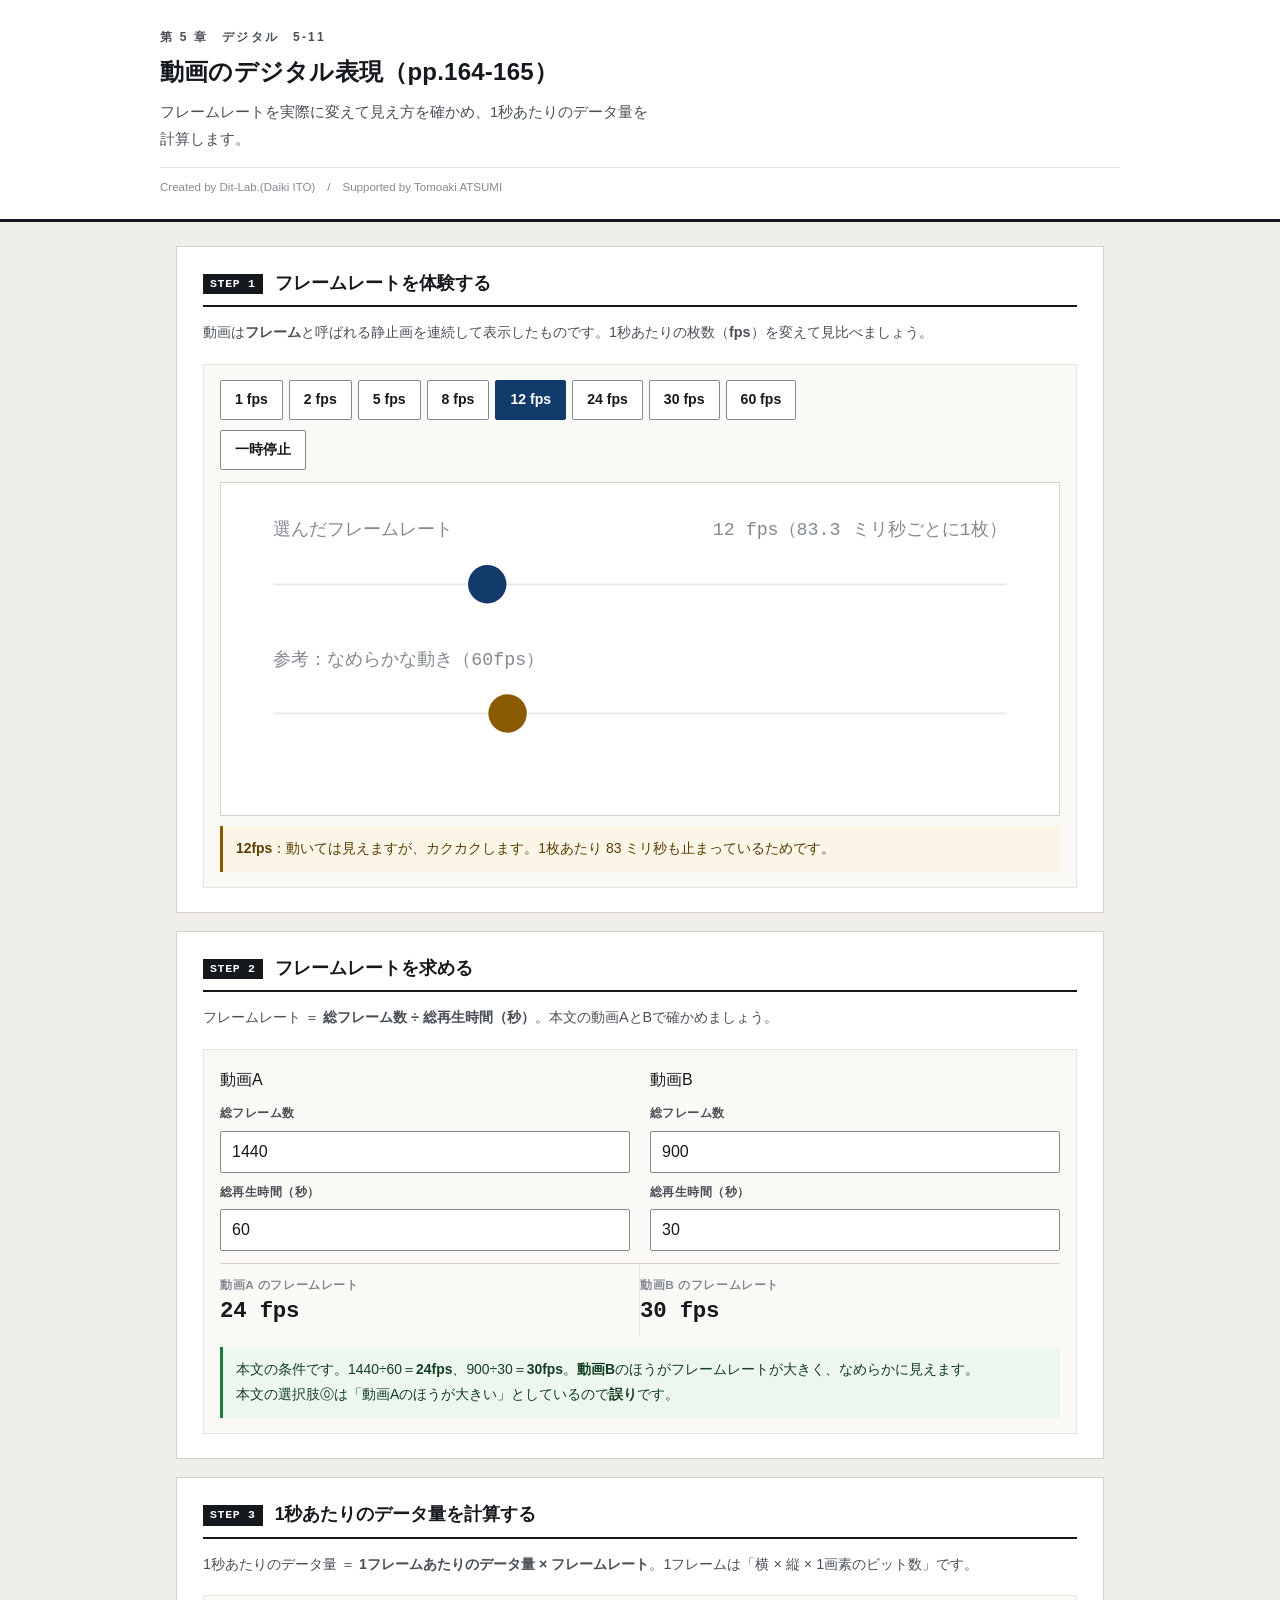
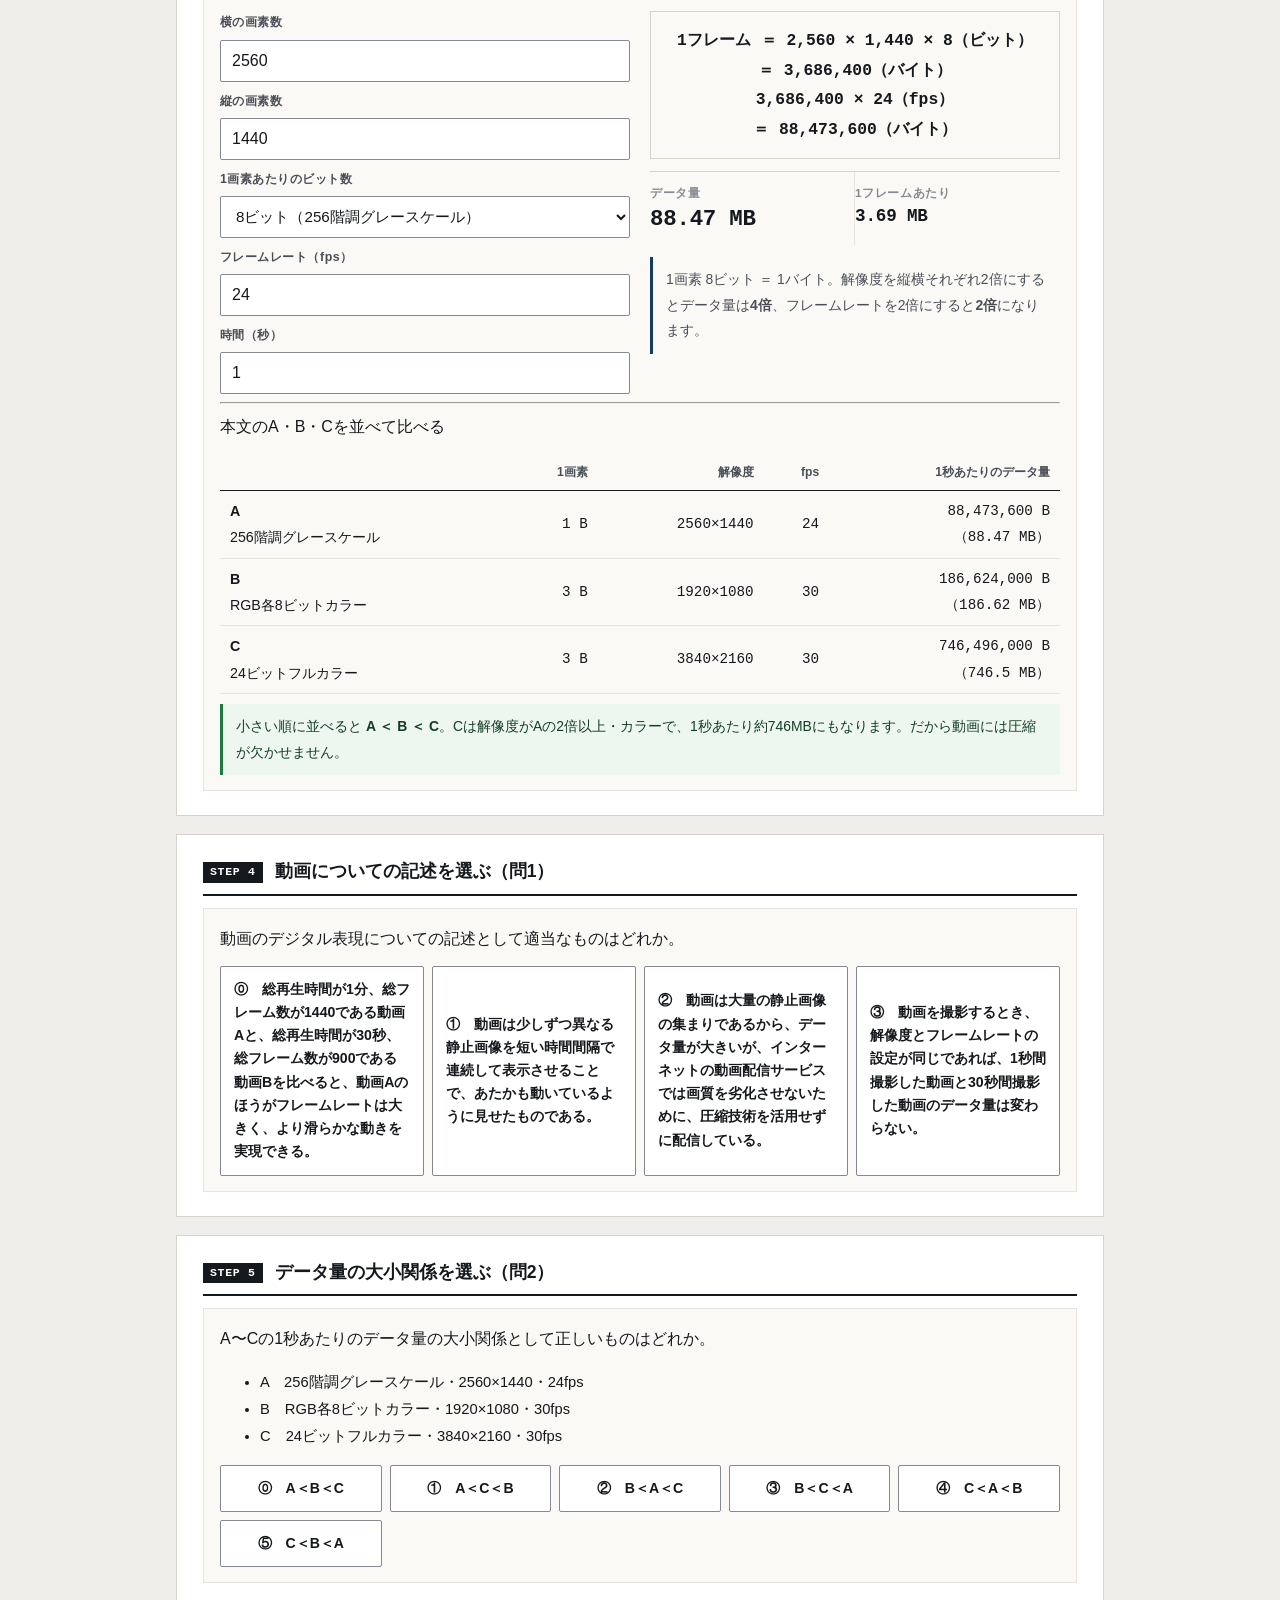
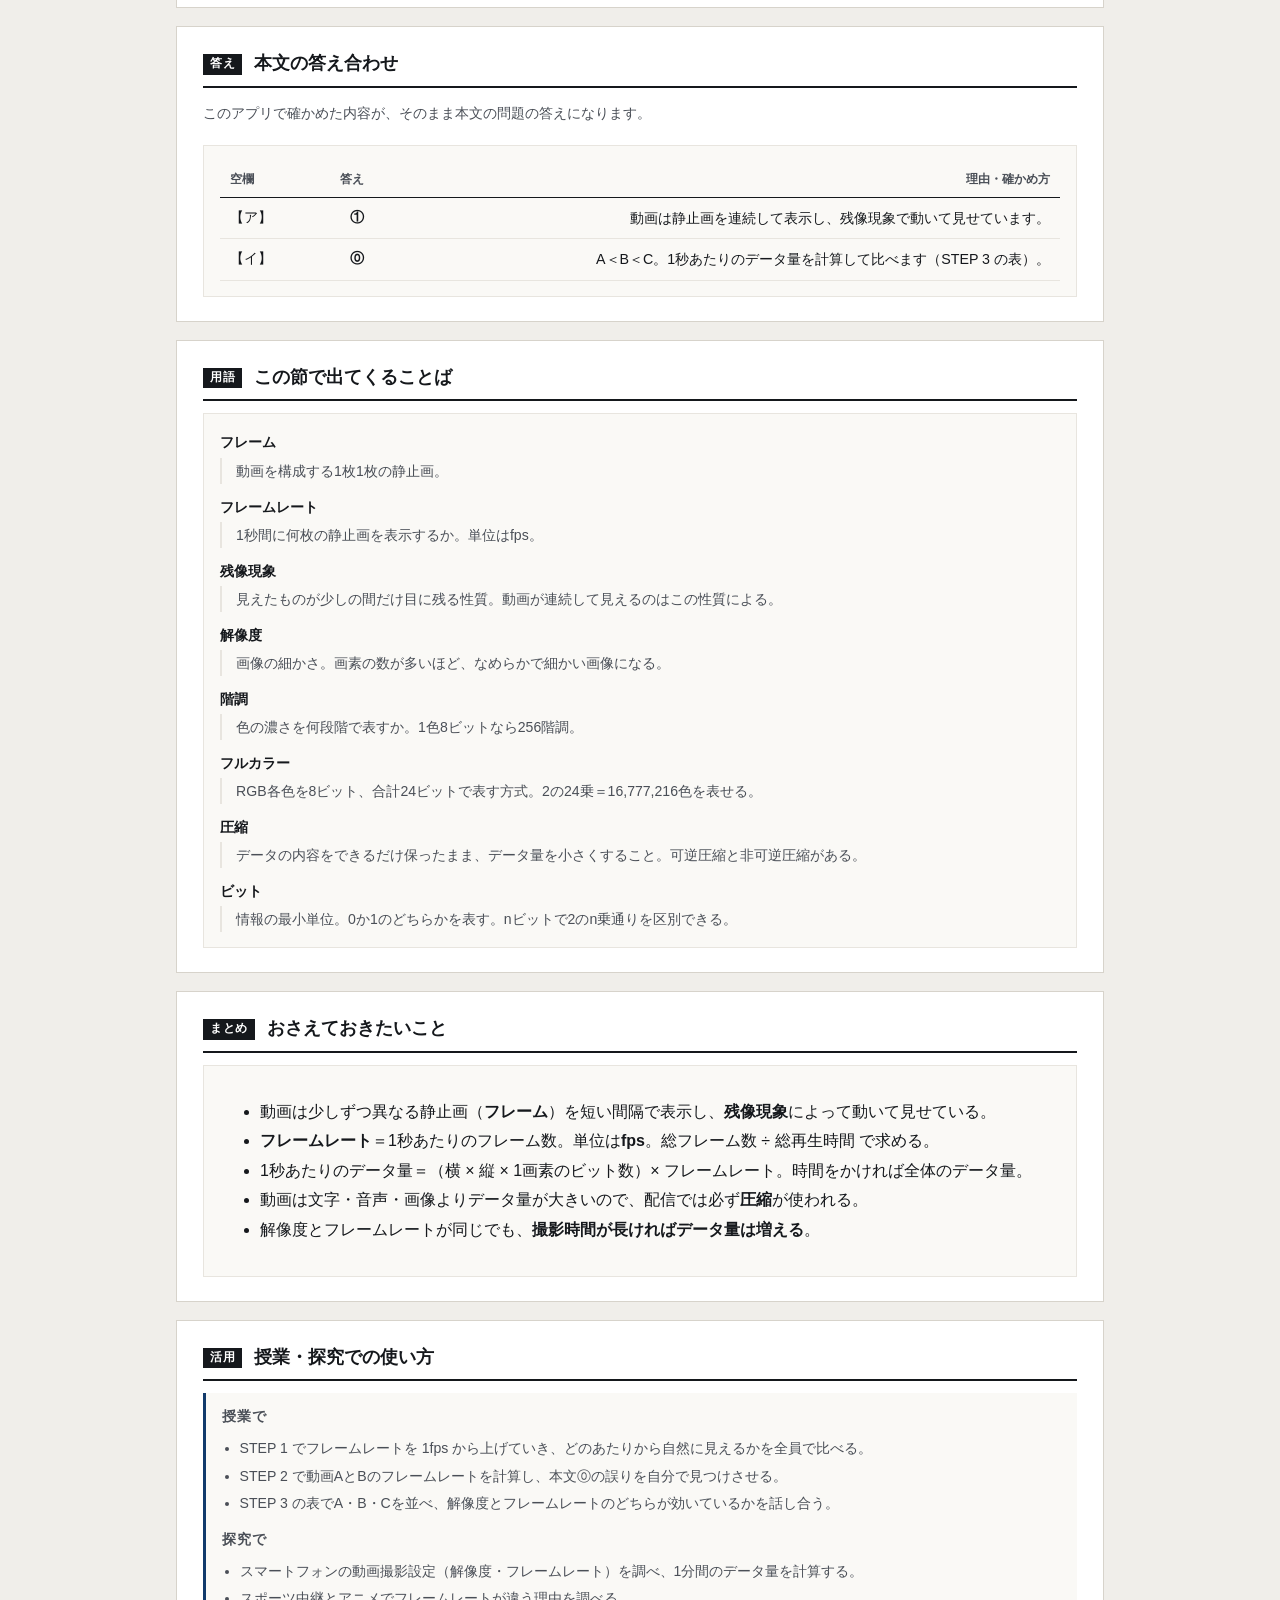
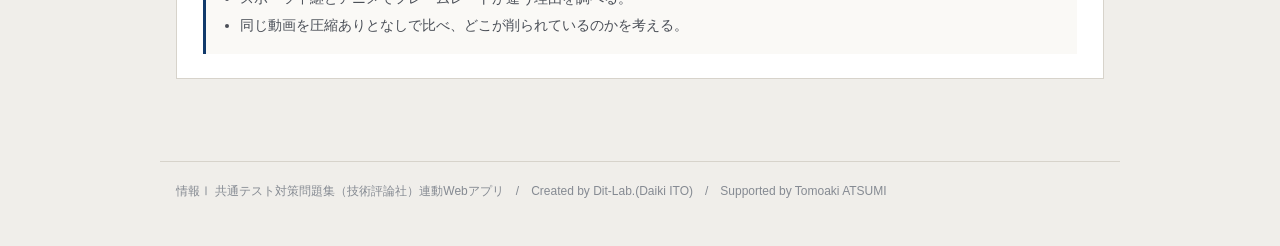
<file: index.html>
<!DOCTYPE html>
<html lang="ja">
<head>
<meta charset="UTF-8">
<meta name="viewport" content="width=device-width, initial-scale=1.0">
<title>動画のデジタル表現｜情報Ⅰ共通テスト対策問題集</title>
<meta name="description" content="フレームレートを実際に変えて見え方を確かめ、1秒あたりのデータ量を計算します。">
<link rel="icon" href="data:image/svg+xml,%3Csvg xmlns=%22http://www.w3.org/2000/svg%22 viewBox=%220 0 32 32%22%3E%3Crect width=%2232%22 height=%2232%22 fill=%22%2315181c%22/%3E%3Ctext x=%2216%22 y=%2222%22 font-size=%2218%22 font-family=%22monospace%22 fill=%22%23fff%22 text-anchor=%22middle%22%3E01%3C/text%3E%3C/svg%3E">
<link rel="stylesheet" href="css/style.css?v=bdbb3cb0">
<link rel="stylesheet" href="css/app.css?v=98a58517">
</head>
<body>

<header class="app-header">
  <div class="inner">
    <span class="eyebrow">第 5 章　デジタル　5-11</span>
    <h1>動画のデジタル表現（pp.164-165）</h1>
    <p class="lead">フレームレートを実際に変えて見え方を確かめ、1秒あたりのデータ量を計算します。</p>
    <p class="credit">Created by Dit-Lab.(Daiki ITO)　/　Supported by Tomoaki ATSUMI</p>
  </div>
</header>

<main class="wrap">
  <section class="step" id="step1">
    <h2><span class="no">STEP 1</span>フレームレートを体験する</h2>
    <p class="desc">動画は<strong>フレーム</strong>と呼ばれる静止画を連続して表示したものです。1秒あたりの枚数（<strong>fps</strong>）を変えて見比べましょう。</p>
    <div class="panel">
      <div class="fpsbtns" id="fpsBtns"></div>
      <div class="btn-row" style="margin-top:10px">
        <button class="btn" id="playBtn">一時停止</button>
      </div>
      <div id="animBox" style="margin-top:12px"></div>
      <div class="note" id="animNote" style="margin-top:10px"></div>
    </div>
  </section>

  <section class="step" id="step2">
    <h2><span class="no">STEP 2</span>フレームレートを求める</h2>
    <p class="desc">フレームレート ＝ <strong>総フレーム数 ÷ 総再生時間（秒）</strong>。本文の動画AとBで確かめましょう。</p>
    <div class="panel">
      <div class="grid c2">
        <div>
          <p class="qhead" style="margin:0 0 8px">動画A</p>
          <label class="fld" for="fA">総フレーム数</label><input type="number" id="fA" value="1440" min="1" class="mono">
          <label class="fld" for="sA" style="margin-top:8px">総再生時間（秒）</label><input type="number" id="sA" value="60" min="1" class="mono">
        </div>
        <div>
          <p class="qhead" style="margin:0 0 8px">動画B</p>
          <label class="fld" for="fB">総フレーム数</label><input type="number" id="fB" value="900" min="1" class="mono">
          <label class="fld" for="sB" style="margin-top:8px">総再生時間（秒）</label><input type="number" id="sB" value="30" min="1" class="mono">
        </div>
      </div>
      <div class="metrics" style="margin-top:12px">
        <div class="metric"><div class="k">動画A のフレームレート</div><div class="v" id="fpsA" style="font-size:1.4rem">—</div></div>
        <div class="metric"><div class="k">動画B のフレームレート</div><div class="v" id="fpsB" style="font-size:1.4rem">—</div></div>
      </div>
      <div class="note" id="fpsNote" style="margin-top:10px"></div>
    </div>
  </section>

  <section class="step" id="step3">
    <h2><span class="no">STEP 3</span>1秒あたりのデータ量を計算する</h2>
    <p class="desc">1秒あたりのデータ量 ＝ <strong>1フレームあたりのデータ量 × フレームレート</strong>。1フレームは「横 × 縦 × 1画素のビット数」です。</p>
    <div class="panel">
      <div class="grid c2">
        <div>
          <label class="fld" for="vw">横の画素数</label><input type="number" id="vw" value="2560" min="1" class="mono">
          <label class="fld" for="vh" style="margin-top:8px">縦の画素数</label><input type="number" id="vh" value="1440" min="1" class="mono">
          <label class="fld" for="vb" style="margin-top:8px">1画素あたりのビット数</label>
          <select class="sel" id="vb">
            <option value="8" selected>8ビット（256階調グレースケール）</option>
            <option value="24">24ビット（RGB各8ビットのカラー）</option>
            <option value="1">1ビット（白黒2階調）</option>
          </select>
          <label class="fld" for="vf" style="margin-top:8px">フレームレート（fps）</label><input type="number" id="vf" value="24" min="1" class="mono">
          <label class="fld" for="vs" style="margin-top:8px">時間（秒）</label><input type="number" id="vs" value="1" min="1" class="mono">
        </div>
        <div>
          <div class="eqbox" id="vEq">—</div>
          <div class="metrics" style="margin-top:12px">
            <div class="metric"><div class="k">データ量</div><div class="v" id="vSize" style="font-size:1.4rem">—</div></div>
            <div class="metric"><div class="k">1フレームあたり</div><div class="v" id="vFrame" style="font-size:1.1rem">—</div></div>
          </div>
          <div class="note info" id="vNote" style="margin-top:12px"></div>
        </div>
      </div>
      <hr class="sep">
      <p class="qhead">本文のA・B・Cを並べて比べる</p>
      <div class="tbl-scroll"><table class="tbl" id="abcTable"></table></div>
      <div class="note ok" id="abcNote" style="margin-top:10px"></div>
    </div>
  </section>

  <section class="step" id="step4">
    <h2><span class="no">STEP 4</span>動画についての記述を選ぶ（問1）</h2>
    <div class="panel">
      <p class="qhead">動画のデジタル表現についての記述として適当なものはどれか。</p>
      <div id="q1Choices" class="choice4 v"></div>
      <div class="note" id="q1Fb" hidden style="margin-top:10px"></div>
    </div>
  </section>

  <section class="step" id="step5">
    <h2><span class="no">STEP 5</span>データ量の大小関係を選ぶ（問2）</h2>
    <div class="panel">
      <p class="qhead">A〜Cの1秒あたりのデータ量の大小関係として正しいものはどれか。</p>
      <ul class="bullets" style="font-size:.92rem">
        <li>A　256階調グレースケール・2560×1440・24fps</li>
        <li>B　RGB各8ビットカラー・1920×1080・30fps</li>
        <li>C　24ビットフルカラー・3840×2160・30fps</li>
      </ul>
      <div id="q2Choices" class="choice4"></div>
      <div class="note" id="q2Fb" hidden style="margin-top:10px"></div>
    </div>
  </section>

  <section class="step" id="ansBox">
    <h2><span class="no">答え</span>本文の答え合わせ</h2>
    <p class="desc">このアプリで確かめた内容が、そのまま本文の問題の答えになります。</p>
    <div class="panel">
      <div class="tbl-scroll"><table class="tbl"><thead><tr><th>空欄</th><th>答え</th><th>理由・確かめ方</th></tr></thead><tbody><tr><td class="mono">【ア】</td><td class="mono"><strong>①</strong></td><td>動画は静止画を連続して表示し、残像現象で動いて見せています。</td></tr><tr><td class="mono">【イ】</td><td class="mono"><strong>⓪</strong></td><td>A＜B＜C。1秒あたりのデータ量を計算して比べます（STEP 3 の表）。</td></tr></tbody></table></div>
    </div>
  </section>

  <section class="step" id="glossary">
    <h2><span class="no">用語</span>この節で出てくることば</h2>
    <div class="panel"><div id="glossBox"></div></div>
  </section>

  <section class="step" id="wrap">
    <h2><span class="no">まとめ</span>おさえておきたいこと</h2>
    <div class="panel">
      <ul class="bullets">
        <li>動画は少しずつ異なる静止画（<strong>フレーム</strong>）を短い間隔で表示し、<strong>残像現象</strong>によって動いて見せている。</li>
        <li><strong>フレームレート</strong>＝1秒あたりのフレーム数。単位は<strong>fps</strong>。総フレーム数 ÷ 総再生時間 で求める。</li>
        <li>1秒あたりのデータ量＝（横 × 縦 × 1画素のビット数）× フレームレート。時間をかければ全体のデータ量。</li>
        <li>動画は文字・音声・画像よりデータ量が大きいので、配信では必ず<strong>圧縮</strong>が使われる。</li>
        <li>解像度とフレームレートが同じでも、<strong>撮影時間が長ければデータ量は増える</strong>。</li>
      </ul>
    </div>
  </section>

  <section class="step">
    <h2><span class="no">活用</span>授業・探究での使い方</h2>
    <div class="use-note">
      <h3>授業で</h3>
      <ul>
        <li>STEP 1 でフレームレートを 1fps から上げていき、どのあたりから自然に見えるかを全員で比べる。</li>
        <li>STEP 2 で動画AとBのフレームレートを計算し、本文⓪の誤りを自分で見つけさせる。</li>
        <li>STEP 3 の表でA・B・Cを並べ、解像度とフレームレートのどちらが効いているかを話し合う。</li>
      </ul>
      <h3 style="margin-top:12px">探究で</h3>
      <ul>
        <li>スマートフォンの動画撮影設定（解像度・フレームレート）を調べ、1分間のデータ量を計算する。</li>
        <li>スポーツ中継とアニメでフレームレートが違う理由を調べる。</li>
        <li>同じ動画を圧縮ありとなしで比べ、どこが削られているのかを考える。</li>
      </ul>
    </div>
  </section>

</main>

<footer class="app-footer">
  情報Ⅰ 共通テスト対策問題集（技術評論社）連動Webアプリ　/　Created by Dit-Lab.(Daiki ITO)　/　Supported by Tomoaki ATSUMI
</footer>

<script src="js/terms.js?v=bb400311"></script>
<script src="js/app.js?v=63eed2c5"></script>
</body>
</html>
</file>
<file: css/style.css>
/* =========================================================
   情報Ⅰ 共通テスト対策問題集 — Web アプリ共通スタイル
   紙面（参考書）に寄せた設計。装飾色は使わず、色は意味を持つときだけ。
   ========================================================= */

:root{
  --paper:#ffffff;
  --paper-2:#faf9f6;      /* うすい紙 */
  --bg:#f0eeea;           /* 台紙 */
  --ink:#15181c;
  --ink-2:#4a4f57;
  --ink-3:#858a92;
  --rule:#d7d3cb;         /* 罫線 */
  --rule-2:#e8e5df;
  --accent:#123a6b;       /* 濃紺。主要操作と現在地だけに使う */
  --accent-w:#e9eef6;
  --zero:#c0392b;         /* 左＝0 */
  --one:#1d4ed8;          /* 右＝1 */
  --ok:#1f7a3d;   --ok-bg:#eef6f0;
  --ng:#b3261e;   --ng-bg:#fbefee;
  --warn:#8a5a00; --warn-bg:#fbf5e8;
  --font:"Hiragino Kaku Gothic ProN","Hiragino Sans","Yu Gothic Medium","Yu Gothic",
         "Noto Sans JP",Meiryo,-apple-system,BlinkMacSystemFont,sans-serif;
  --mono:"SFMono-Regular",Menlo,Consolas,"Courier New",monospace;
}

*{box-sizing:border-box}
[hidden]{display:none !important}
html{-webkit-text-size-adjust:100%}
body{
  margin:0; background:var(--bg); color:var(--ink);
  font-family:var(--font); font-size:16px; line-height:1.85;
  font-feature-settings:"palt" 1;
}
h1,h2,h3,h4{line-height:1.45; margin:0; font-weight:700}
p{margin:0 0 .75em} p:last-child{margin-bottom:0}
a{color:var(--accent)}

/* ---------- 標題 ---------- */
.app-header{background:var(--paper); border-bottom:3px solid var(--ink); padding:26px 20px 20px}
.app-header .inner{max-width:960px; margin:0 auto}
.app-header .eyebrow{
  font-size:.75rem; font-weight:700; color:var(--ink-2); letter-spacing:.18em;
  display:block; margin-bottom:7px;
}
.app-header h1{font-size:1.5rem; letter-spacing:.01em}
.app-header .lead{font-size:.92rem; color:var(--ink-2); margin-top:9px; max-width:60ch}
.app-header .credit{
  font-size:.72rem; color:var(--ink-3); margin-top:14px;
  padding-top:9px; border-top:1px solid var(--rule-2);
}

/* ---------- 版面 ---------- */
.wrap{max-width:960px; margin:0 auto; padding:24px 16px 64px}
.step{background:var(--paper); border:1px solid var(--rule); padding:24px 26px; margin-bottom:18px}
.step > h2{
  display:flex; align-items:baseline; gap:12px; font-size:1.1rem;
  padding-bottom:9px; border-bottom:2px solid var(--ink); margin-bottom:12px;
}
.step > h2 .no{
  flex:none; font-family:var(--mono); font-size:.72rem; font-weight:700;
  background:var(--ink); color:var(--paper); padding:2px 7px; letter-spacing:.06em;
  position:relative; top:-2px;
}
.step > .desc{color:var(--ink-2); font-size:.9rem; margin-bottom:18px}
.step[hidden]{display:none}

.grid{display:grid; gap:20px}
.grid > *{min-width:0}          /* 子の中身で列が広がるのを防ぐ */
@media(min-width:800px){ .grid.c2{grid-template-columns:1fr 1fr} }
@media(min-width:800px){ .grid.c21{grid-template-columns:1.45fr 1fr} }

.panel{border:1px solid var(--rule-2); background:var(--paper-2); padding:15px 16px; min-width:0}
.panel > h3{
  font-size:.8rem; font-weight:700; color:var(--ink-2); letter-spacing:.08em;
  margin-bottom:12px; padding-bottom:6px; border-bottom:1px solid var(--rule);
}

/* ---------- 部品 ---------- */
.btn{
  appearance:none; border:1px solid var(--ink-3); background:var(--paper); color:var(--ink);
  font-family:inherit; font-size:.88rem; font-weight:700; padding:8px 14px;
  border-radius:2px; cursor:pointer; min-height:40px; line-height:1.4;
  transition:background .12s, border-color .12s, color .12s;
}
.btn:hover:not(:disabled){background:var(--accent-w); border-color:var(--accent); color:var(--accent)}
.btn:disabled{opacity:.35; cursor:not-allowed}
.btn.primary{background:var(--accent); color:var(--paper); border-color:var(--accent)}
.btn.primary:hover:not(:disabled){background:#0d2c53; color:var(--paper)}
.btn.ghost{border-color:var(--rule); color:var(--ink-2)}
.btn.sm{font-size:.8rem; padding:5px 10px; min-height:34px}
.btn-row{display:flex; flex-wrap:wrap; gap:8px; align-items:center}

/* タブ（見出し下線式） */
.seg{display:flex; gap:0; border-bottom:1px solid var(--rule)}
.seg button{
  appearance:none; border:0; background:transparent; font-family:inherit; font-size:.88rem;
  font-weight:700; color:var(--ink-3); padding:9px 4px; margin-right:26px; cursor:pointer;
  border-bottom:3px solid transparent; margin-bottom:-1px; min-height:40px;
}
.seg button:hover{color:var(--ink-2)}
.seg button[aria-pressed="true"]{color:var(--ink); border-bottom-color:var(--accent)}

label.fld{display:block; font-size:.78rem; font-weight:700; color:var(--ink-2); margin-bottom:5px; letter-spacing:.04em}
input[type=text], textarea, input[type=number]{
  width:100%; font-family:inherit; font-size:1rem; color:var(--ink);
  border:1px solid var(--ink-3); border-radius:2px; padding:9px 11px;
  background:var(--paper); min-height:42px;
}
input:focus, textarea:focus{outline:2px solid var(--accent); outline-offset:-1px; border-color:var(--accent)}
.btn:focus-visible, .seg button:focus-visible, .node-card:focus-visible{outline:2px solid var(--accent); outline-offset:2px}
textarea{resize:vertical; line-height:1.7}
.mono{font-family:var(--mono)}

table.tbl{width:100%; border-collapse:collapse; font-size:.89rem}
table.tbl th, table.tbl td{border-bottom:1px solid var(--rule-2); padding:7px 10px; text-align:right}
table.tbl th:first-child, table.tbl td:first-child{text-align:left}
table.tbl thead th{border-bottom:1.5px solid var(--ink); font-size:.76rem; color:var(--ink-2); font-weight:700; white-space:nowrap}
.tbl-scroll{overflow-x:auto; -webkit-overflow-scrolling:touch; max-width:100%}

.note{padding:10px 13px; font-size:.87rem; border-left:3px solid var(--ink-3); background:var(--paper-2); overflow-wrap:break-word; word-break:break-word}
.note.ok{background:var(--ok-bg); border-left-color:var(--ok); color:#123f22}
.note.ng{background:var(--ng-bg); border-left-color:var(--ng); color:#6d1a15}
.note.info{background:var(--paper-2); border-left-color:var(--accent); color:var(--ink-2)}
.note.warn{background:var(--warn-bg); border-left-color:var(--warn); color:#5c3d00}
.note[hidden]{display:none}

.badge{
  display:inline-block; font-size:.72rem; font-weight:700; padding:1px 7px;
  border:1px solid var(--rule); color:var(--ink-2); background:var(--paper); letter-spacing:.04em;
}

/* 数値は罫線で仕切るだけ。カードにしない */
.metrics{display:flex; flex-wrap:wrap; gap:0; border-top:1px solid var(--rule)}
.metric{flex:1 1 130px; padding:11px 14px 11px 0; border-right:1px solid var(--rule-2)}
.metric:last-child{border-right:0}
.metric .k{font-size:.74rem; color:var(--ink-3); font-weight:700; letter-spacing:.05em}
.metric .v{font-size:1.6rem; font-weight:700; line-height:1.3; font-family:var(--mono); letter-spacing:-.01em}
.metric .s{font-size:.76rem; color:var(--ink-2)}

.bit0{color:var(--zero); font-weight:700}
.bit1{color:var(--one); font-weight:700}

.app-footer{
  max-width:960px; margin:0 auto; padding:18px 16px 44px; color:var(--ink-3);
  font-size:.75rem; border-top:1px solid var(--rule);
}
.sr-only{position:absolute;width:1px;height:1px;overflow:hidden;clip:rect(0 0 0 0);white-space:nowrap}

@media(max-width:640px){
  body{font-size:15px}
  .app-header{padding:20px 16px 16px}
  .app-header h1{font-size:1.16rem}
  .wrap{padding:16px 12px 52px}
  .step{padding:18px 15px}
  .seg button{margin-right:18px; font-size:.84rem}
  .metric{flex-basis:50%; border-right:0}
}
@media (prefers-reduced-motion:reduce){ *{animation:none!important; transition:none!important} }

/* ---------- 自分のデータ・共有・印刷 ---------- */
.toolbar{display:flex; flex-wrap:wrap; gap:8px; align-items:center; margin-top:12px;
  padding-top:12px; border-top:1px solid var(--rule-2)}
.toolbar .hint{font-size:.78rem; color:var(--ink-3)}
.paste-area{width:100%; min-height:110px; font-family:var(--mono); font-size:.86rem}
.use-note{background:var(--paper-2); border-left:3px solid var(--accent); padding:14px 16px; font-size:.88rem}
.use-note h3{font-size:.86rem; letter-spacing:.06em; margin-bottom:8px; color:var(--ink-2)}
.use-note ol, .use-note ul{margin:0; padding-left:1.25em; line-height:1.95; color:var(--ink-2)}

@media print{
  body{background:#fff}
  .app-header{border-bottom:2px solid #000}
  .step{border:1px solid #bbb; break-inside:avoid; page-break-inside:avoid; margin-bottom:12px}
  .btn, .seg, .toolbar, input[type=range]{display:none !important}
  .note{border-left-width:2px}
  a[href]:after{content:""}
}

/* ---------- 入力グリッド ---------- */
.dg-scroll{overflow:auto; -webkit-overflow-scrolling:touch; border:1px solid var(--rule); background:var(--paper); max-height:420px}
table.dg{border-collapse:collapse; font-family:var(--mono); font-size:.9rem; min-width:100%}
table.dg th, table.dg td{border:1px solid var(--rule-2); padding:0}
table.dg thead th{background:var(--paper-2); position:sticky; top:0; z-index:2}
table.dg .dg-n{background:var(--paper-2); color:var(--ink-3); font-size:.76rem; font-weight:400;
  text-align:center; min-width:34px; padding:0 4px; position:sticky; left:0; z-index:1}
table.dg .dg-corner{background:var(--paper-2); min-width:34px; position:sticky; left:0; z-index:3}
table.dg .dg-act{background:var(--paper-2); width:34px}
.dg-h, .dg-c{width:100%; min-width:96px; border:0; background:transparent; font-family:inherit;
  font-size:.9rem; padding:8px 9px; color:var(--ink); min-height:38px}
.dg-h{font-weight:700; font-family:var(--font); font-size:.82rem; color:var(--ink-2)}
.dg-c.num{text-align:right}
.dg-c:focus, .dg-h:focus{outline:2px solid var(--accent); outline-offset:-2px; background:var(--accent-w)}
.dg-del{border:0; background:transparent; color:var(--ink-3); cursor:pointer; width:32px; height:34px; font-size:1rem}
.dg-del:hover{color:var(--ng)}
.dg-tools{display:flex; flex-wrap:wrap; gap:8px; align-items:center; margin-top:10px}
.dg-hint{font-size:.76rem; color:var(--ink-3)}

/* ---------- ファイル読み込み ---------- */
.filebox{display:flex; flex-wrap:wrap; gap:10px; align-items:center; padding:12px;
  border:1px dashed var(--rule); background:var(--paper-2)}
.filebox input[type=file]{font-size:.85rem; font-family:inherit; max-width:100%}
.filebox .sel{max-width:220px}
.filelabel{display:inline-flex; align-items:center; gap:6px; font-size:.85rem; font-weight:700;
  border:1px solid var(--ink-3); background:var(--paper); padding:8px 14px; border-radius:2px; cursor:pointer; min-height:40px}
.filelabel:hover{border-color:var(--accent); color:var(--accent); background:var(--accent-w)}
.filelabel input{display:none}

/* ---------- 用語解説 ---------- */
.term{position:relative; border-bottom:1.5px dotted var(--accent); cursor:help; color:var(--accent); font-weight:700}
.term .term-pop{display:none; position:absolute; left:0; top:1.7em; z-index:50; width:min(300px,78vw);
  background:var(--paper); border:1px solid var(--ink-3); box-shadow:0 6px 20px rgba(0,0,0,.14);
  padding:10px 12px; font-size:.82rem; font-weight:400; color:var(--ink-2); line-height:1.75;
  border-left:3px solid var(--accent); cursor:auto; text-align:left}
.term .term-pop b{display:block; color:var(--ink); font-size:.86rem; margin-bottom:3px}
.term.open .term-pop{display:block}
dl.gloss{margin:0; font-size:.88rem}
dl.gloss dt{font-weight:700; color:var(--ink); margin-top:10px}
dl.gloss dt:first-child{margin-top:0}
dl.gloss dd{margin:2px 0 0; color:var(--ink-2); line-height:1.85; padding-left:1em; border-left:2px solid var(--rule-2)}
@media print{ .term{border-bottom:0; color:inherit} .term .term-pop{display:none !important} }

/* ---------- スマホ・タブレット ---------- */
@media (max-width:1024px){
  /* iOS で入力時に画面が勝手に拡大するのを防ぐ（16px 未満だとズームする） */
  input[type=text], input[type=number], textarea, select, .dg-c, .dg-h{ font-size:16px }
  .dg-c, .dg-h{ min-width:110px }
}
@media (max-width:820px){
  .grid.c2,.grid.c21{grid-template-columns:1fr}
  .dg-scroll{max-height:340px}
  .filebox{flex-direction:column; align-items:stretch}
  .filebox .sel{max-width:100%}
  .term .term-pop{left:auto; right:0; width:min(280px,86vw)}
}
@media (max-width:480px){
  .step > h2{font-size:1rem; flex-wrap:wrap}
  .metrics{gap:0}
  .metric{flex-basis:50%; padding-right:10px}
  .metric .v{font-size:1.3rem}
  .btn{padding:8px 12px}
  .dg-tools{gap:6px}
  .dg-hint{width:100%}
}
/* タッチ操作でのスクロールを滑らかに */
.tbl-scroll, .dg-scroll, .tree-box{ -webkit-overflow-scrolling:touch; overscroll-behavior-x:contain }

/* 幅指定つきの入力欄がスマートフォンではみ出さないようにする */
input[type=text], input[type=number], input[type=search], textarea, select{ max-width:100% }
.btn-row > label{ min-width:0; max-width:100% }
.btn-row > label input, .btn-row > label select{ max-width:100% }

/* 共通：○×判定・並べかえ（quiz.js 用） */
.abcde{border:1px solid var(--rule); border-radius:3px; overflow:hidden}
.abcde > div{border-top:1px solid var(--rule); padding:10px 12px}
.abcde > div:first-child{border-top:0}
.abcde .st{display:flex; gap:10px; align-items:flex-start; flex-wrap:wrap}
.abcde .st .k{font-weight:700; font-family:var(--mono); min-width:1.4em}
.abcde .st .t{flex:1; min-width:12em}
.abcde .jb{display:flex; gap:6px}
.abcde .jb .btn{min-width:3.4em; padding:6px 10px; text-align:center}
.prep{display:grid; grid-template-columns:repeat(auto-fit,minmax(150px,1fr)); gap:10px; margin-top:10px}
.prep .slot{border:1px dashed var(--ink-3); border-radius:3px; padding:10px; min-height:92px; background:var(--paper)}
.prep .slot.filled{border-style:solid}
.prep .slot .tag{font:700 .74rem/1.4 var(--mono); color:var(--accent); display:block; margin-bottom:6px}
.prep .slot .txt{font-size:.86rem; line-height:1.7}
.cards{display:flex; flex-wrap:wrap; gap:8px; margin-top:10px}
.cards .c{border:1px solid var(--ink-3); border-radius:3px; padding:9px 12px; background:var(--paper);
  cursor:pointer; font-size:.88rem; max-width:100%; text-align:left; font-family:inherit; color:var(--ink)}
.cards .c:hover{background:var(--warn-bg)}
.cards .c.used{opacity:.35; pointer-events:none}

/* --- 予想してから実行 --- */
.pmark{display:inline-block; background:var(--accent); color:#fff; font-size:.7rem; font-weight:700;
  letter-spacing:.08em; padding:2px 7px; border-radius:2px; margin-right:8px; vertical-align:2px}
input.pin{font-size:1.05rem; padding:7px 10px; border:1px solid var(--rule); border-radius:3px;
  width:9em; max-width:100%; background:#fff}
.btn-row .unit{color:var(--muted); font-size:.9rem}
.choice4 .btn.on{border-color:var(--accent); box-shadow:inset 0 0 0 1px var(--accent); font-weight:700}
/* 設問文の見出し（flex ではなく通常の段落。.qhead は左右振り分け用なので用途が別） */
.pq{margin:0 0 10px; font-weight:700; line-height:1.85}

/* --- 自分のテーマでやってみる（ワークシート） --- */
.wsheet{display:grid; gap:14px}
@media(min-width:760px){ .wsheet{grid-template-columns:1fr 1fr} }
.wsf{display:block}
.wsf .wsl{display:block; font-weight:700; font-size:.9rem; margin-bottom:3px}
.wsf .wsh{display:block; font-size:.78rem; color:var(--muted); margin-bottom:5px; line-height:1.6}
.wsf textarea{width:100%; max-width:100%; font:inherit; font-size:.92rem; line-height:1.75;
  padding:8px 10px; border:1px solid var(--rule); border-radius:3px; background:#fff; resize:vertical}
.wsf textarea:focus{outline:2px solid var(--accent); outline-offset:-2px}
.wsout{margin-top:14px; border:1px solid var(--ink-3); border-radius:3px; background:#fff; padding:16px 18px}
.wsout h4{margin:0 0 10px; font-size:1rem}
.wsout dl{margin:0}
.wsout dt{font-weight:700; font-size:.84rem; color:var(--accent); margin-top:10px}
.wsout dd{margin:2px 0 0; font-size:.92rem; line-height:1.85; white-space:pre-wrap}
.wsout .wsmsg{margin:10px 0 0; font-size:.86rem; color:var(--muted)}
@media print{
  .app-header, .btn-row, .step:not(.wsprint){ display:none !important }
  .wsout{border:none; padding:0}
}
</file>
<file: css/app.css>
.qhead{display:flex; justify-content:space-between; align-items:center; margin-bottom:12px}
.card-q{border:1px solid var(--rule); background:var(--paper); padding:18px; margin-bottom:14px}
.q-scene{font-size:1rem; font-weight:700; line-height:1.9}
.choice4{display:grid; gap:8px; grid-template-columns:repeat(auto-fit,minmax(160px,1fr))}
.choice4 .btn{text-align:left; line-height:1.65; padding:11px 13px}
.choice4 .btn.correct{background:var(--ok-bg); border-color:var(--ok); color:var(--ok)}
.choice4 .btn.wrong{background:var(--ng-bg); border-color:var(--ng); color:var(--ng)}
.choice4.locked{pointer-events:none}
.sel{width:100%; font-family:inherit; font-size:.95rem; padding:9px 11px; min-height:42px;
  border:1px solid var(--ink-3); border-radius:2px; background:var(--paper); color:var(--ink)}
input[type=range]{width:100%; accent-color:var(--accent); height:34px}
.why{font-size:.85rem; color:var(--ink-2); line-height:1.85}
.eqbox{font-family:var(--mono); font-size:1.02rem; font-weight:700; text-align:center; padding:14px;
  border:1px solid var(--rule); background:var(--paper-2); line-height:1.8}
.blankin{border:1.5px solid var(--accent); background:#fff; padding:6px 8px; text-align:center;
  font-family:var(--mono); min-height:38px; font-size:.95rem; max-width:120px}
.blankin.ok{border-color:var(--ok); background:var(--ok-bg)}
.blankin.ng{border-color:var(--ng); background:var(--ng-bg)}
table.tbl td .blankin{width:100%; max-width:none}

/* --- 5-11 動画のデジタル表現 --- */
#animBox{border:1px solid var(--rule);background:var(--paper)}
#animBox svg{display:block;width:100%}
svg .track{stroke:#ebe8e2;stroke-width:1}
svg .ball{fill:#123a6b}
svg .ball2{fill:#8a5a00}
svg .lab{font-size:10.5px;fill:#858a92;font-family:monospace}
.fpsbtns{display:flex;flex-wrap:wrap;gap:6px}
.fpsbtns .btn{min-width:4.2em;text-align:center}
.fpsbtns .btn.on{background:var(--accent);color:#fff;border-color:var(--accent)}
</file>
